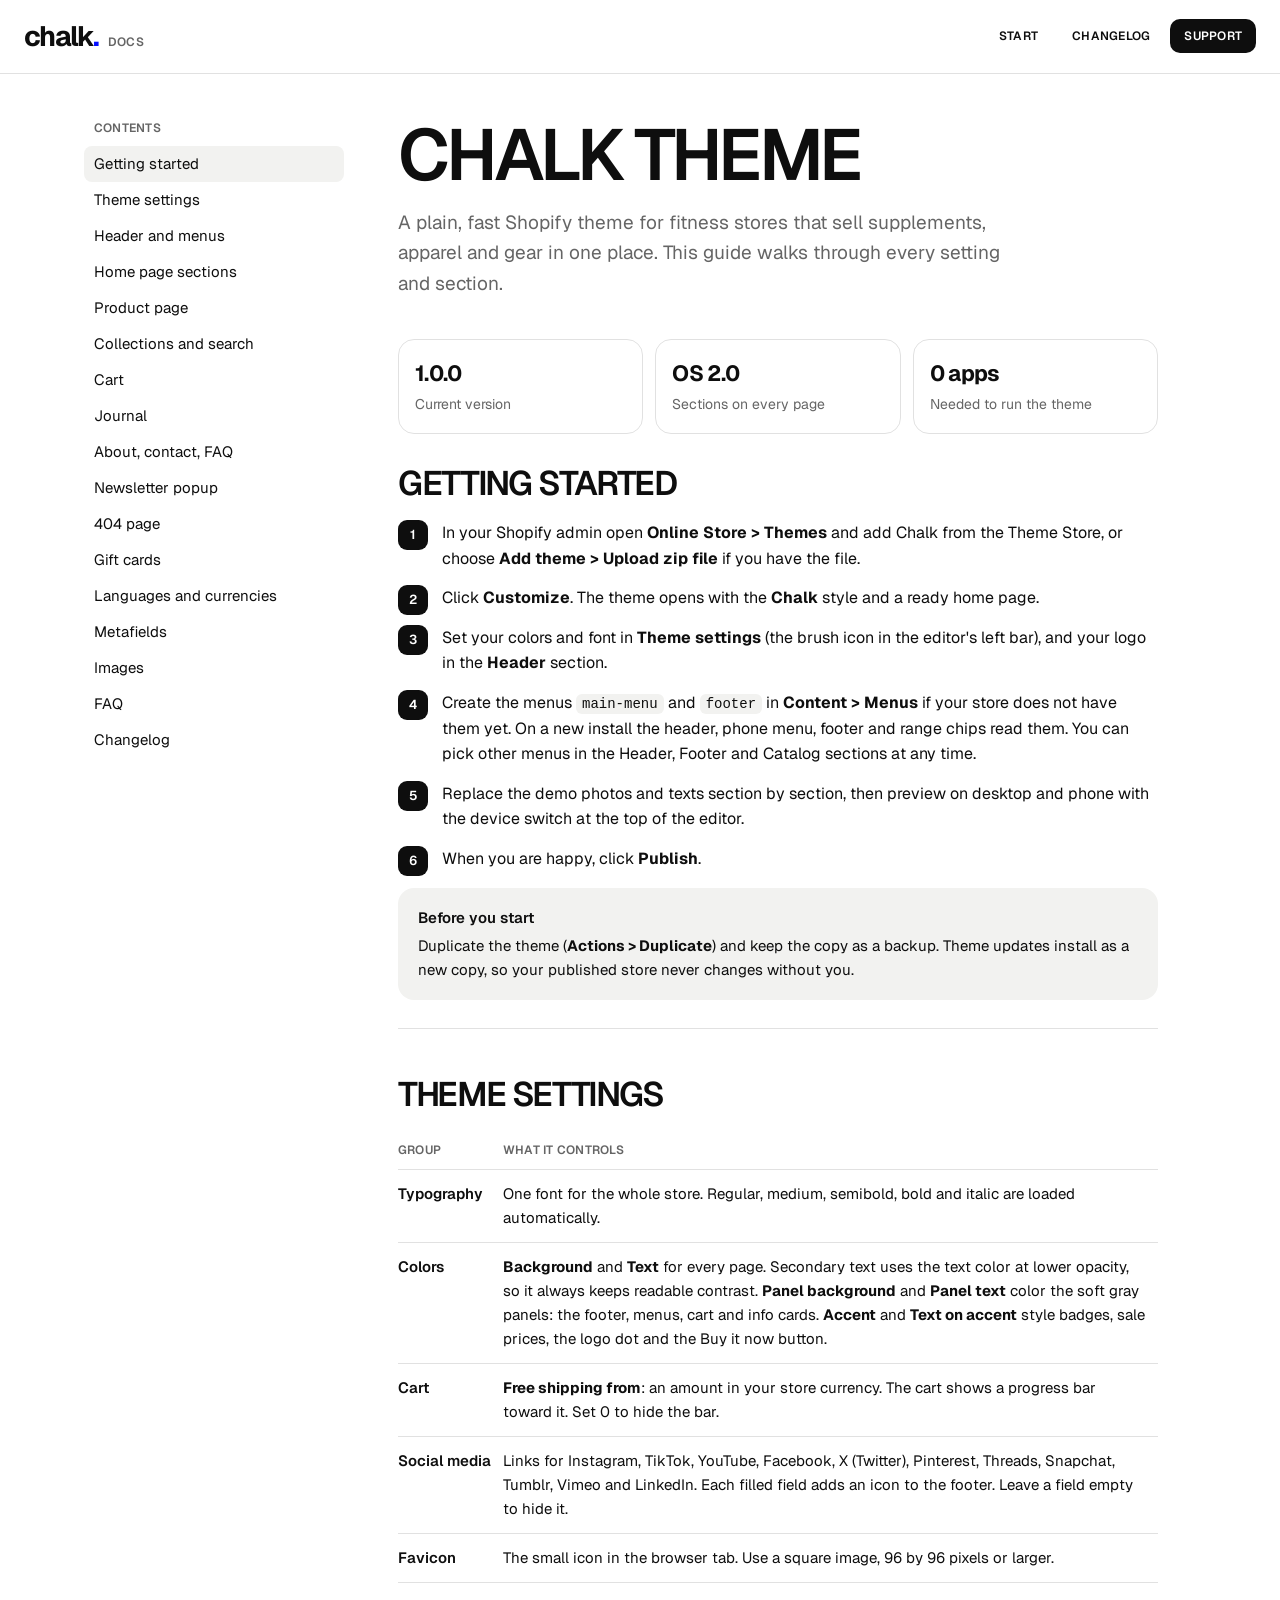
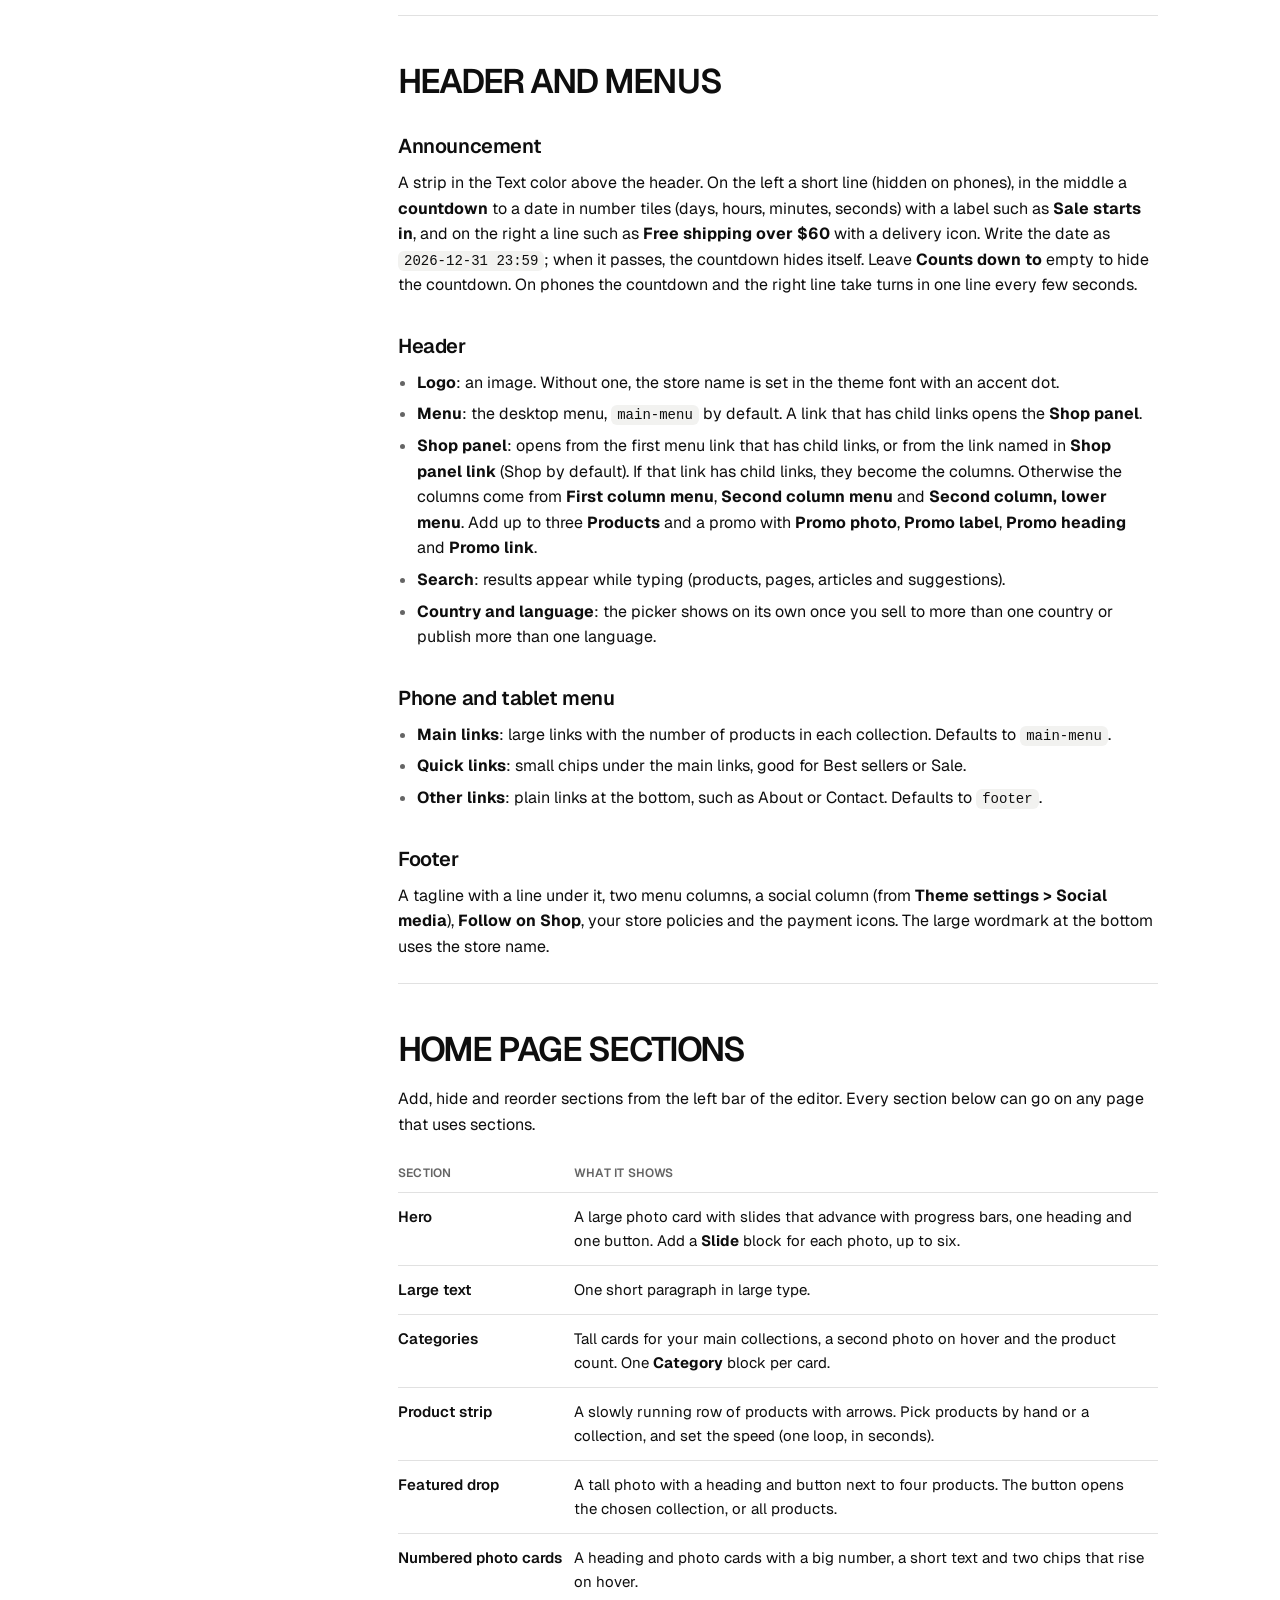
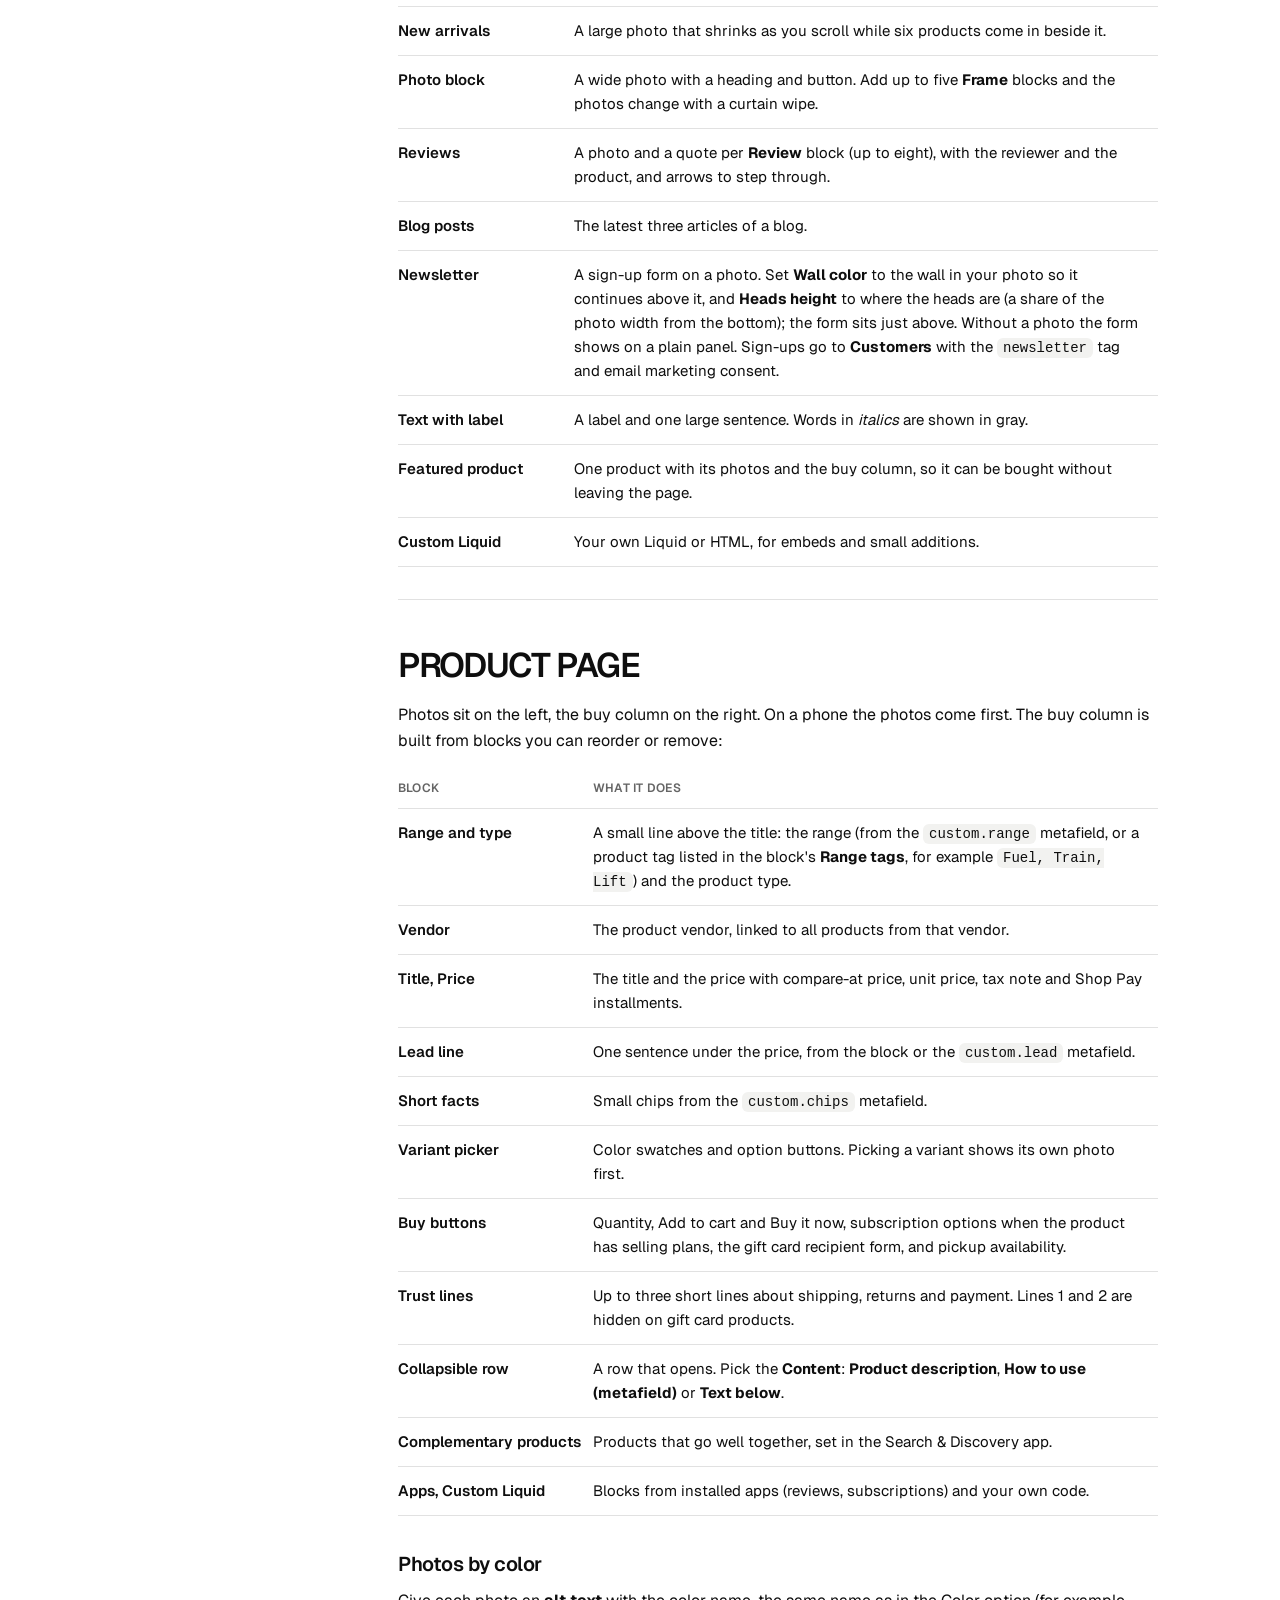
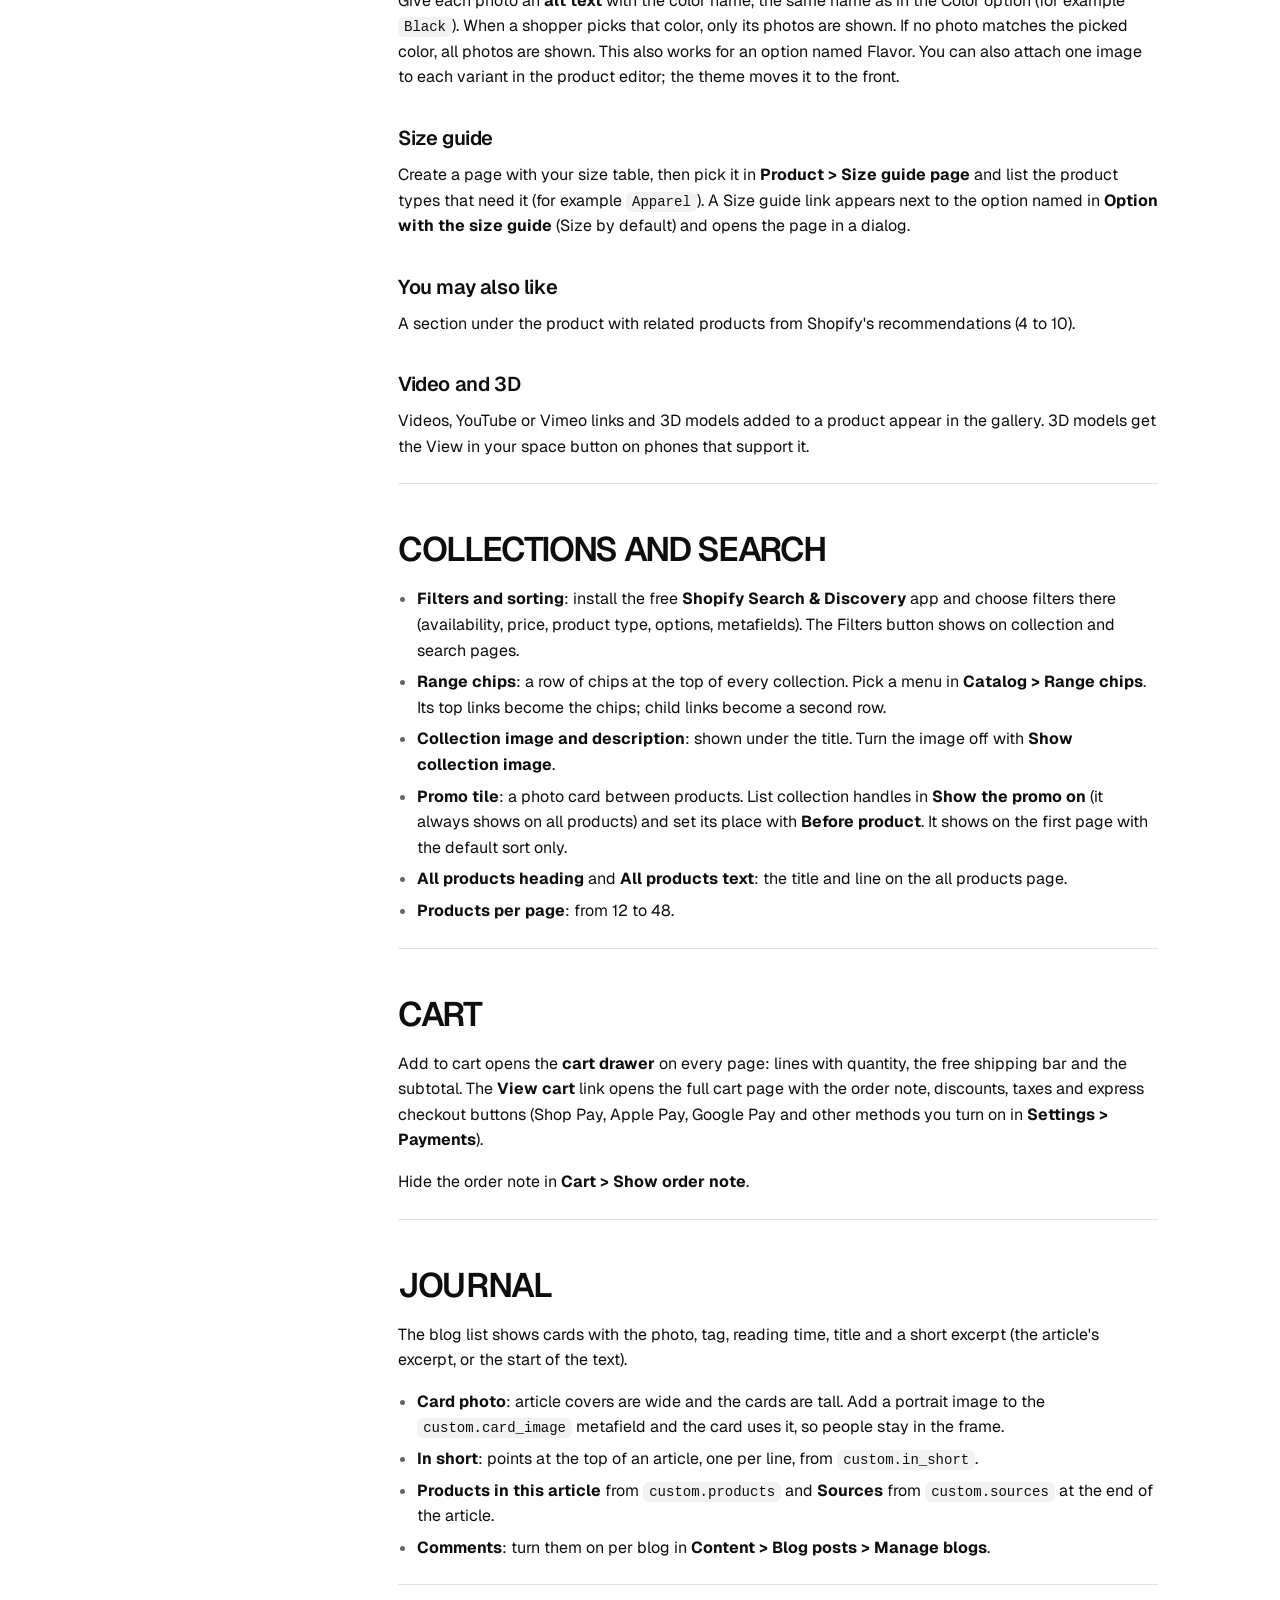
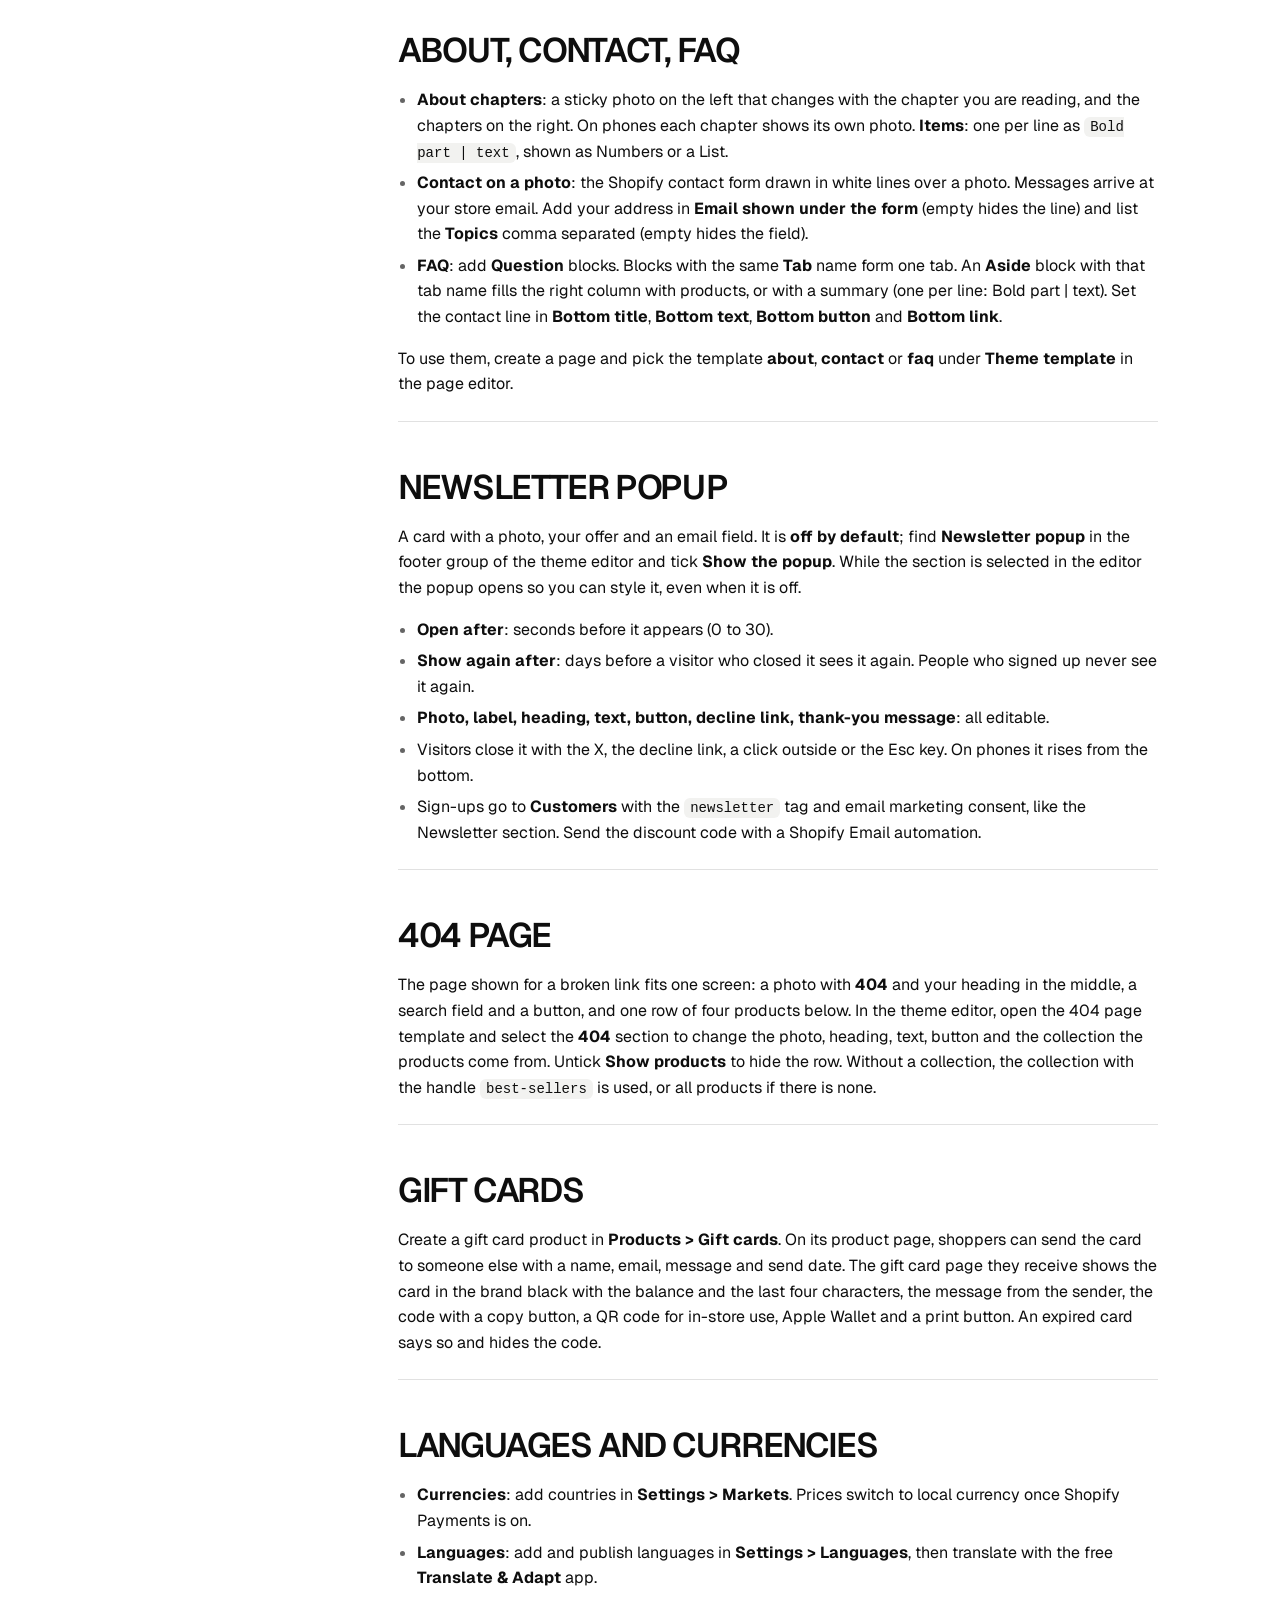
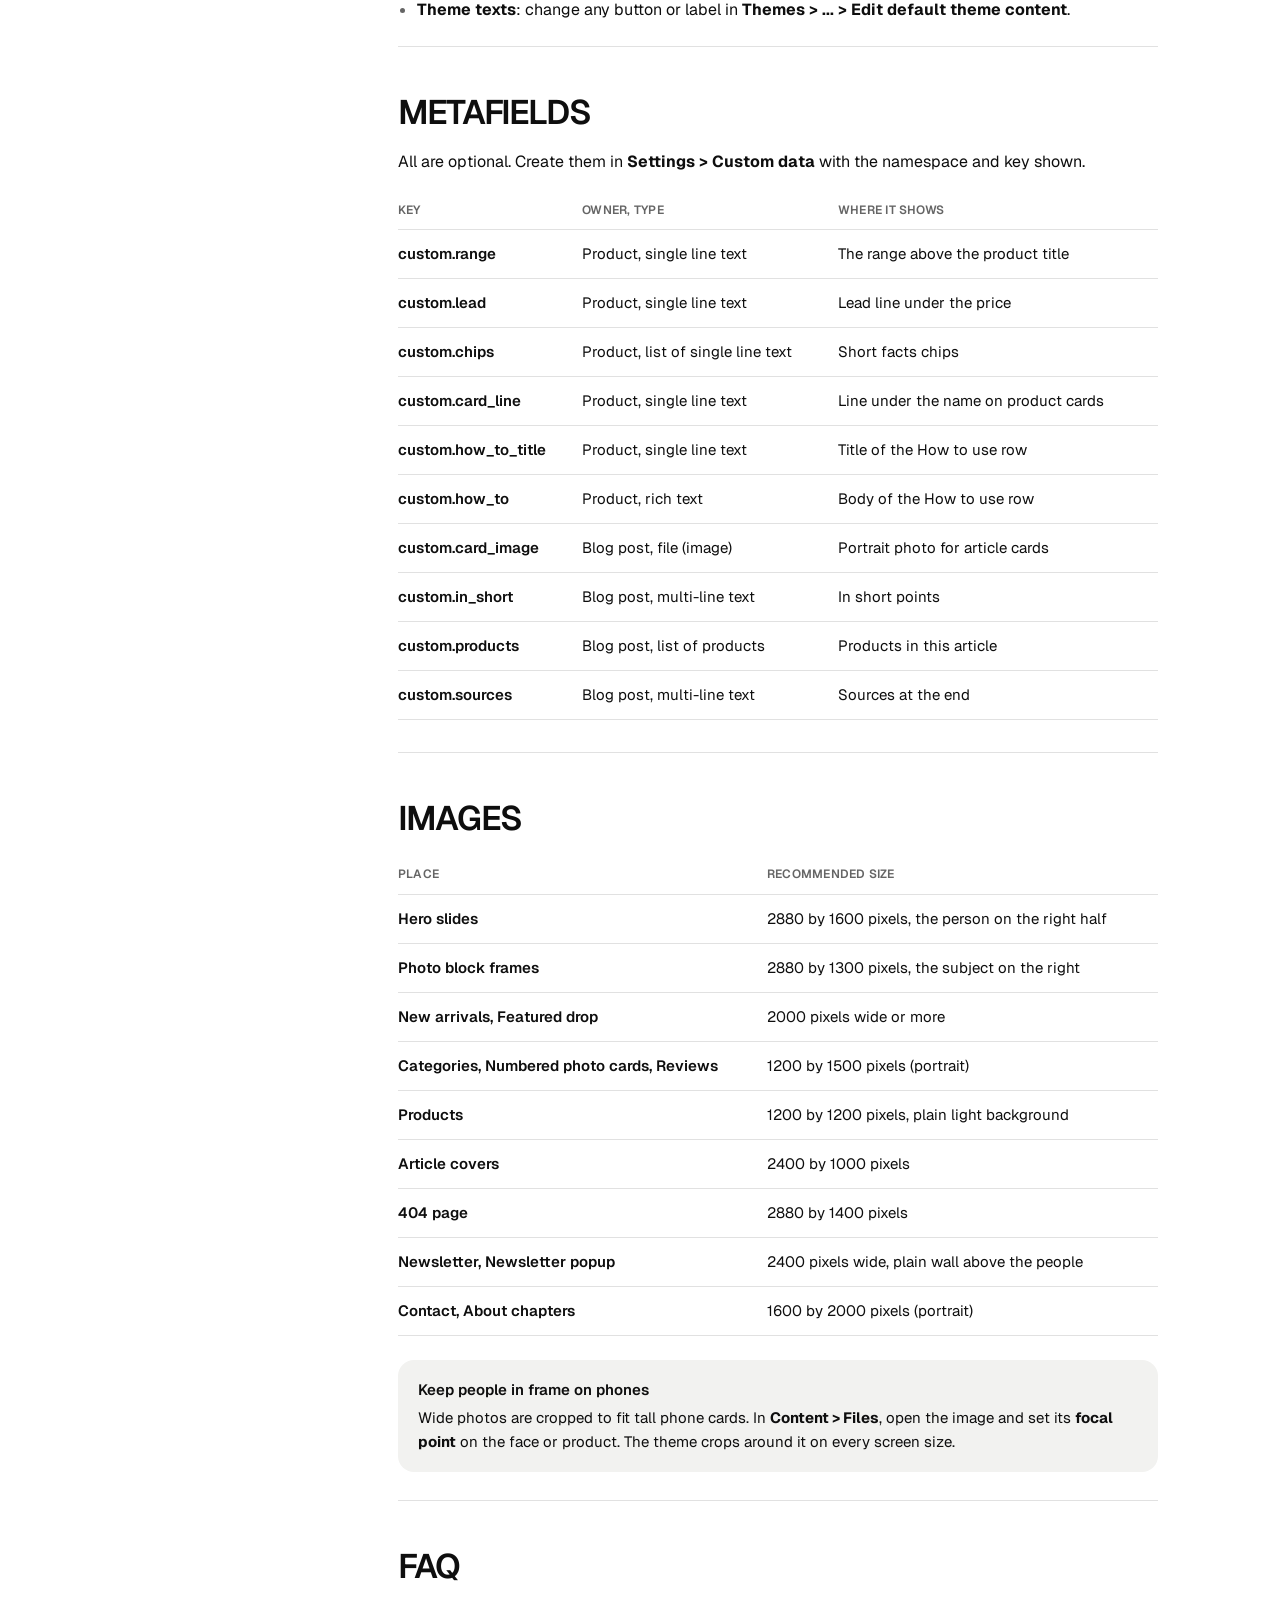
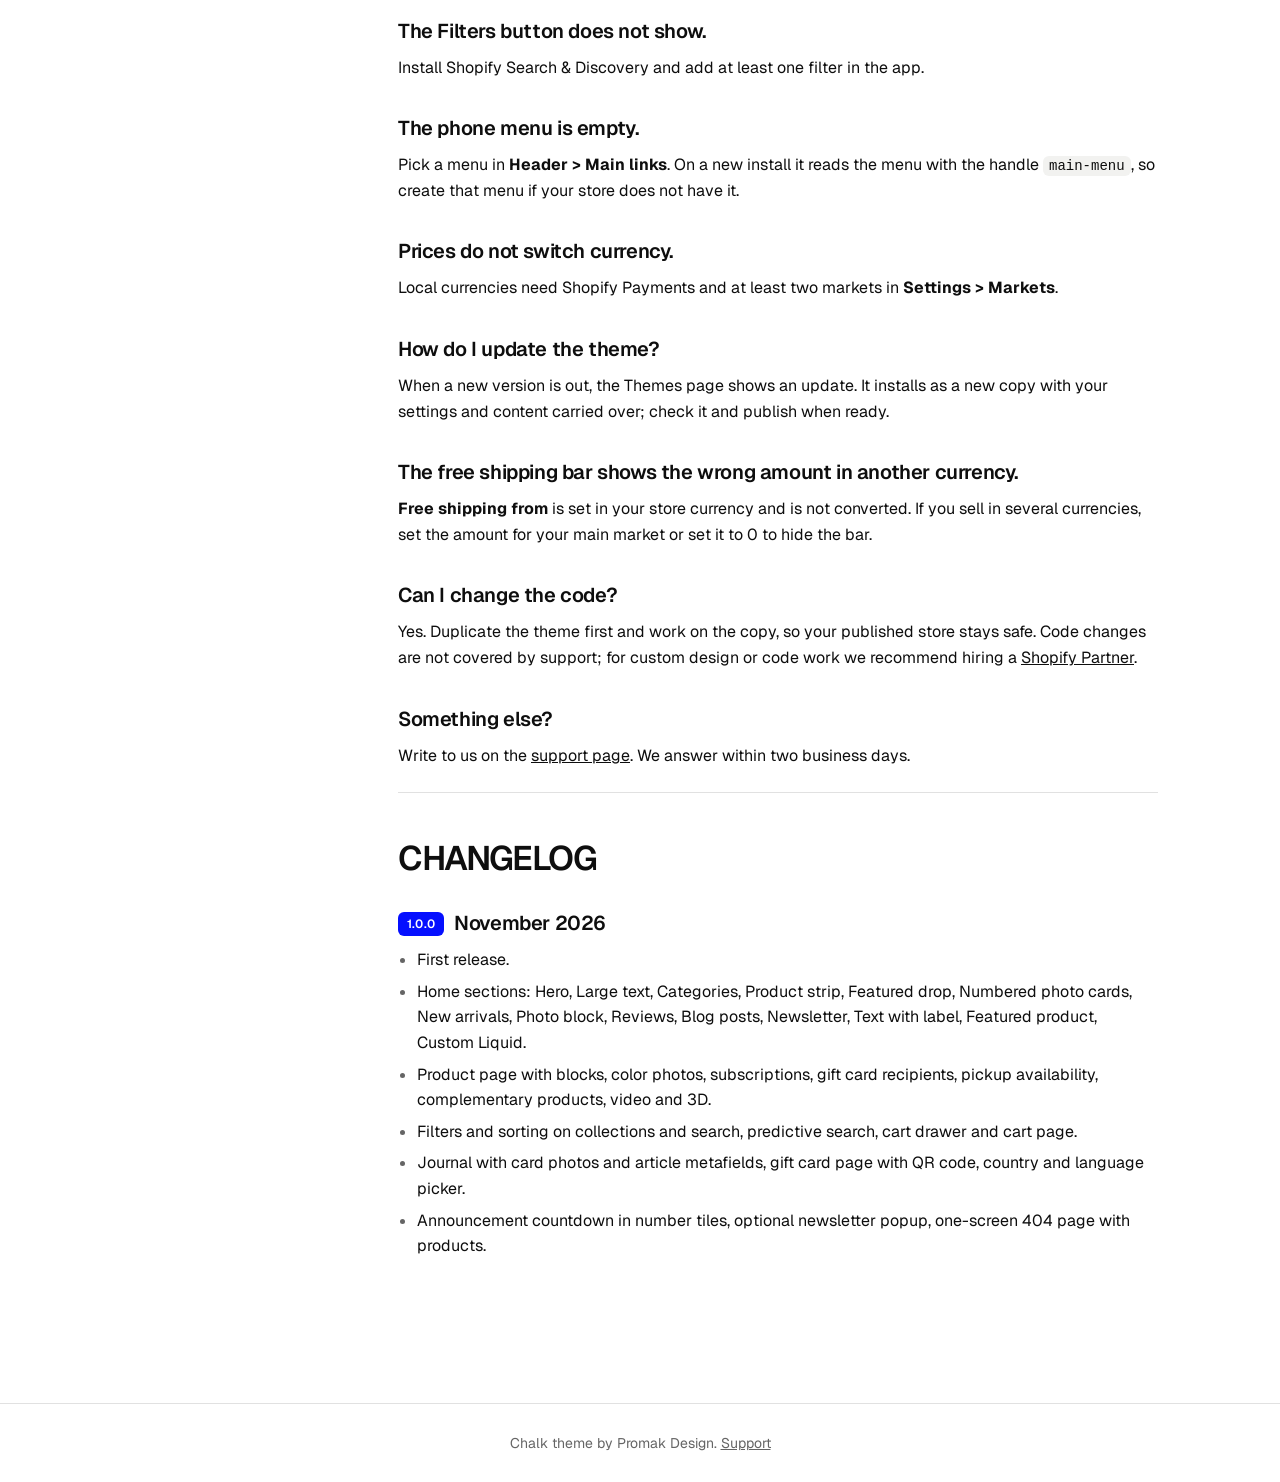
<file: index.html>
<!doctype html>
<html lang="en">
<head>
<meta charset="utf-8">
<meta name="viewport" content="width=device-width,initial-scale=1">
<title>Chalk theme documentation</title>
<meta name="description" content="How to set up and customize the Chalk Shopify theme: settings, sections, product pages, filters, cart, journal, gift cards and translations.">
<link rel="preconnect" href="https://fonts.googleapis.com">
<link href="https://fonts.googleapis.com/css2?family=Geist:wght@400;500;600;700&display=swap" rel="stylesheet">
<link rel="stylesheet" href="assets/docs.css?v=3">
</head>
<body>
<header class="top">
  <a class="logo" href="./">chalk<i>.</i><small>Docs</small></a>
  <nav><a href="#start">Start</a><a href="#changelog">Changelog</a><a class="dark" href="support/">Support</a></nav>
</header>

<div class="wrap">
  <aside class="side" aria-label="Contents">
    <b>Contents</b>
    <a href="#start">Getting started</a>
    <a href="#settings">Theme settings</a>
    <a href="#header">Header and menus</a>
    <a href="#home">Home page sections</a>
    <a href="#product">Product page</a>
    <a href="#collection">Collections and search</a>
    <a href="#cart">Cart</a>
    <a href="#journal">Journal</a>
    <a href="#pages">About, contact, FAQ</a>
    <a href="#popup">Newsletter popup</a>
    <a href="#notfound">404 page</a>
    <a href="#giftcard">Gift cards</a>
    <a href="#markets">Languages and currencies</a>
    <a href="#metafields">Metafields</a>
    <a href="#images">Images</a>
    <a href="#faq">FAQ</a>
    <a href="#changelog">Changelog</a>
  </aside>

  <main>
    <section id="start">
      <h1>Chalk theme</h1>
      <p class="lead">A plain, fast Shopify theme for fitness stores that sell supplements, apparel and gear in one place. This guide walks through every setting and section.</p>
      <div class="facts">
        <div><b>1.0.0</b><span>Current version</span></div>
        <div><b>OS 2.0</b><span>Sections on every page</span></div>
        <div><b>0 apps</b><span>Needed to run the theme</span></div>
      </div>
      <h2>Getting started</h2>
      <ol class="steps">
        <li>In your Shopify admin open <b>Online Store &gt; Themes</b> and add Chalk from the Theme Store, or choose <b>Add theme &gt; Upload zip file</b> if you have the file.</li>
        <li>Click <b>Customize</b>. The theme opens with the <b>Chalk</b> style and a ready home page.</li>
        <li>Set your colors and font in <b>Theme settings</b> (the brush icon in the editor's left bar), and your logo in the <b>Header</b> section.</li>
        <li>Create the menus <code>main-menu</code> and <code>footer</code> in <b>Content &gt; Menus</b> if your store does not have them yet. On a new install the header, phone menu, footer and range chips read them. You can pick other menus in the Header, Footer and Catalog sections at any time.</li>
        <li>Replace the demo photos and texts section by section, then preview on desktop and phone with the device switch at the top of the editor.</li>
        <li>When you are happy, click <b>Publish</b>.</li>
      </ol>
      <div class="note"><span class="nt">Before you start</span>Duplicate the theme (<b>Actions &gt; Duplicate</b>) and keep the copy as a backup. Theme updates install as a new copy, so your published store never changes without you.</div>
    </section>

    <section id="settings">
      <h2>Theme settings</h2>
      <table>
        <thead><tr><th>Group</th><th>What it controls</th></tr></thead>
        <tbody>
          <tr><td>Typography</td><td>One font for the whole store. Regular, medium, semibold, bold and italic are loaded automatically.</td></tr>
          <tr><td>Colors</td><td><b>Background</b> and <b>Text</b> for every page. Secondary text uses the text color at lower opacity, so it always keeps readable contrast. <b>Panel background</b> and <b>Panel text</b> color the soft gray panels: the footer, menus, cart and info cards. <b>Accent</b> and <b>Text on accent</b> style badges, sale prices, the logo dot and the Buy it now button.</td></tr>
          <tr><td>Cart</td><td><b>Free shipping from</b>: an amount in your store currency. The cart shows a progress bar toward it. Set 0 to hide the bar.</td></tr>
          <tr><td>Social media</td><td>Links for Instagram, TikTok, YouTube, Facebook, X (Twitter), Pinterest, Threads, Snapchat, Tumblr, Vimeo and LinkedIn. Each filled field adds an icon to the footer. Leave a field empty to hide it.</td></tr>
          <tr><td>Favicon</td><td>The small icon in the browser tab. Use a square image, 96 by 96 pixels or larger.</td></tr>
        </tbody>
      </table>
    </section>

    <section id="header">
      <h2>Header and menus</h2>
      <h3>Announcement</h3>
      <p>A strip in the Text color above the header. On the left a short line (hidden on phones), in the middle a <b>countdown</b> to a date in number tiles (days, hours, minutes, seconds) with a label such as <b>Sale starts in</b>, and on the right a line such as <b>Free shipping over $60</b> with a delivery icon. Write the date as <code>2026-12-31 23:59</code>; when it passes, the countdown hides itself. Leave <b>Counts down to</b> empty to hide the countdown. On phones the countdown and the right line take turns in one line every few seconds.</p>
      <h3>Header</h3>
      <ul>
        <li><b>Logo</b>: an image. Without one, the store name is set in the theme font with an accent dot.</li>
        <li><b>Menu</b>: the desktop menu, <code>main-menu</code> by default. A link that has child links opens the <b>Shop panel</b>.</li>
        <li><b>Shop panel</b>: opens from the first menu link that has child links, or from the link named in <b>Shop panel link</b> (Shop by default). If that link has child links, they become the columns. Otherwise the columns come from <b>First column menu</b>, <b>Second column menu</b> and <b>Second column, lower menu</b>. Add up to three <b>Products</b> and a promo with <b>Promo photo</b>, <b>Promo label</b>, <b>Promo heading</b> and <b>Promo link</b>.</li>
        <li><b>Search</b>: results appear while typing (products, pages, articles and suggestions).</li>
        <li><b>Country and language</b>: the picker shows on its own once you sell to more than one country or publish more than one language.</li>
      </ul>
      <h3>Phone and tablet menu</h3>
      <ul>
        <li><b>Main links</b>: large links with the number of products in each collection. Defaults to <code>main-menu</code>.</li>
        <li><b>Quick links</b>: small chips under the main links, good for Best sellers or Sale.</li>
        <li><b>Other links</b>: plain links at the bottom, such as About or Contact. Defaults to <code>footer</code>.</li>
      </ul>
      <h3>Footer</h3>
      <p>A tagline with a line under it, two menu columns, a social column (from <b>Theme settings &gt; Social media</b>), <b>Follow on Shop</b>, your store policies and the payment icons. The large wordmark at the bottom uses the store name.</p>
    </section>

    <section id="home">
      <h2>Home page sections</h2>
      <p>Add, hide and reorder sections from the left bar of the editor. Every section below can go on any page that uses sections.</p>
      <table>
        <thead><tr><th>Section</th><th>What it shows</th></tr></thead>
        <tbody>
          <tr><td>Hero</td><td>A large photo card with slides that advance with progress bars, one heading and one button. Add a <b>Slide</b> block for each photo, up to six.</td></tr>
          <tr><td>Large text</td><td>One short paragraph in large type.</td></tr>
          <tr><td>Categories</td><td>Tall cards for your main collections, a second photo on hover and the product count. One <b>Category</b> block per card.</td></tr>
          <tr><td>Product strip</td><td>A slowly running row of products with arrows. Pick products by hand or a collection, and set the speed (one loop, in seconds).</td></tr>
          <tr><td>Featured drop</td><td>A tall photo with a heading and button next to four products. The button opens the chosen collection, or all products.</td></tr>
          <tr><td>Numbered photo cards</td><td>A heading and photo cards with a big number, a short text and two chips that rise on hover.</td></tr>
          <tr><td>New arrivals</td><td>A large photo that shrinks as you scroll while six products come in beside it.</td></tr>
          <tr><td>Photo block</td><td>A wide photo with a heading and button. Add up to five <b>Frame</b> blocks and the photos change with a curtain wipe.</td></tr>
          <tr><td>Reviews</td><td>A photo and a quote per <b>Review</b> block (up to eight), with the reviewer and the product, and arrows to step through.</td></tr>
          <tr><td>Blog posts</td><td>The latest three articles of a blog.</td></tr>
          <tr><td>Newsletter</td><td>A sign-up form on a photo. Set <b>Wall color</b> to the wall in your photo so it continues above it, and <b>Heads height</b> to where the heads are (a share of the photo width from the bottom); the form sits just above. Without a photo the form shows on a plain panel. Sign-ups go to <b>Customers</b> with the <code>newsletter</code> tag and email marketing consent.</td></tr>
          <tr><td>Text with label</td><td>A label and one large sentence. Words in <i>italics</i> are shown in gray.</td></tr>
          <tr><td>Featured product</td><td>One product with its photos and the buy column, so it can be bought without leaving the page.</td></tr>
          <tr><td>Custom Liquid</td><td>Your own Liquid or HTML, for embeds and small additions.</td></tr>
        </tbody>
      </table>
    </section>

    <section id="product">
      <h2>Product page</h2>
      <p>Photos sit on the left, the buy column on the right. On a phone the photos come first. The buy column is built from blocks you can reorder or remove:</p>
      <table>
        <thead><tr><th>Block</th><th>What it does</th></tr></thead>
        <tbody>
          <tr><td>Range and type</td><td>A small line above the title: the range (from the <code>custom.range</code> metafield, or a product tag listed in the block's <b>Range tags</b>, for example <code>Fuel, Train, Lift</code>) and the product type.</td></tr>
          <tr><td>Vendor</td><td>The product vendor, linked to all products from that vendor.</td></tr>
          <tr><td>Title, Price</td><td>The title and the price with compare-at price, unit price, tax note and Shop Pay installments.</td></tr>
          <tr><td>Lead line</td><td>One sentence under the price, from the block or the <code>custom.lead</code> metafield.</td></tr>
          <tr><td>Short facts</td><td>Small chips from the <code>custom.chips</code> metafield.</td></tr>
          <tr><td>Variant picker</td><td>Color swatches and option buttons. Picking a variant shows its own photo first.</td></tr>
          <tr><td>Buy buttons</td><td>Quantity, Add to cart and Buy it now, subscription options when the product has selling plans, the gift card recipient form, and pickup availability.</td></tr>
          <tr><td>Trust lines</td><td>Up to three short lines about shipping, returns and payment. Lines 1 and 2 are hidden on gift card products.</td></tr>
          <tr><td>Collapsible row</td><td>A row that opens. Pick the <b>Content</b>: <b>Product description</b>, <b>How to use (metafield)</b> or <b>Text below</b>.</td></tr>
          <tr><td>Complementary products</td><td>Products that go well together, set in the Search &amp; Discovery app.</td></tr>
          <tr><td>Apps, Custom Liquid</td><td>Blocks from installed apps (reviews, subscriptions) and your own code.</td></tr>
        </tbody>
      </table>
      <h3>Photos by color</h3>
      <p>Give each photo an <b>alt text</b> with the color name, the same name as in the Color option (for example <code>Black</code>). When a shopper picks that color, only its photos are shown. If no photo matches the picked color, all photos are shown. This also works for an option named Flavor. You can also attach one image to each variant in the product editor; the theme moves it to the front.</p>
      <h3>Size guide</h3>
      <p>Create a page with your size table, then pick it in <b>Product &gt; Size guide page</b> and list the product types that need it (for example <code>Apparel</code>). A Size guide link appears next to the option named in <b>Option with the size guide</b> (Size by default) and opens the page in a dialog.</p>
      <h3>You may also like</h3>
      <p>A section under the product with related products from Shopify's recommendations (4 to 10).</p>
      <h3>Video and 3D</h3>
      <p>Videos, YouTube or Vimeo links and 3D models added to a product appear in the gallery. 3D models get the View in your space button on phones that support it.</p>
    </section>

    <section id="collection">
      <h2>Collections and search</h2>
      <ul>
        <li><b>Filters and sorting</b>: install the free <b>Shopify Search &amp; Discovery</b> app and choose filters there (availability, price, product type, options, metafields). The Filters button shows on collection and search pages.</li>
        <li><b>Range chips</b>: a row of chips at the top of every collection. Pick a menu in <b>Catalog &gt; Range chips</b>. Its top links become the chips; child links become a second row.</li>
        <li><b>Collection image and description</b>: shown under the title. Turn the image off with <b>Show collection image</b>.</li>
        <li><b>Promo tile</b>: a photo card between products. List collection handles in <b>Show the promo on</b> (it always shows on all products) and set its place with <b>Before product</b>. It shows on the first page with the default sort only.</li>
        <li><b>All products heading</b> and <b>All products text</b>: the title and line on the all products page.</li>
        <li><b>Products per page</b>: from 12 to 48.</li>
      </ul>
    </section>

    <section id="cart">
      <h2>Cart</h2>
      <p>Add to cart opens the <b>cart drawer</b> on every page: lines with quantity, the free shipping bar and the subtotal. The <b>View cart</b> link opens the full cart page with the order note, discounts, taxes and express checkout buttons (Shop Pay, Apple Pay, Google Pay and other methods you turn on in <b>Settings &gt; Payments</b>).</p>
      <p>Hide the order note in <b>Cart &gt; Show order note</b>.</p>
    </section>

    <section id="journal">
      <h2>Journal</h2>
      <p>The blog list shows cards with the photo, tag, reading time, title and a short excerpt (the article's excerpt, or the start of the text).</p>
      <ul>
        <li><b>Card photo</b>: article covers are wide and the cards are tall. Add a portrait image to the <code>custom.card_image</code> metafield and the card uses it, so people stay in the frame.</li>
        <li><b>In short</b>: points at the top of an article, one per line, from <code>custom.in_short</code>.</li>
        <li><b>Products in this article</b> from <code>custom.products</code> and <b>Sources</b> from <code>custom.sources</code> at the end of the article.</li>
        <li><b>Comments</b>: turn them on per blog in <b>Content &gt; Blog posts &gt; Manage blogs</b>.</li>
      </ul>
    </section>

    <section id="pages">
      <h2>About, contact, FAQ</h2>
      <ul>
        <li><b>About chapters</b>: a sticky photo on the left that changes with the chapter you are reading, and the chapters on the right. On phones each chapter shows its own photo. <b>Items</b>: one per line as <code>Bold part | text</code>, shown as Numbers or a List.</li>
        <li><b>Contact on a photo</b>: the Shopify contact form drawn in white lines over a photo. Messages arrive at your store email. Add your address in <b>Email shown under the form</b> (empty hides the line) and list the <b>Topics</b> comma separated (empty hides the field).</li>
        <li><b>FAQ</b>: add <b>Question</b> blocks. Blocks with the same <b>Tab</b> name form one tab. An <b>Aside</b> block with that tab name fills the right column with products, or with a summary (one per line: Bold part | text). Set the contact line in <b>Bottom title</b>, <b>Bottom text</b>, <b>Bottom button</b> and <b>Bottom link</b>.</li>
      </ul>
      <p>To use them, create a page and pick the template <b>about</b>, <b>contact</b> or <b>faq</b> under <b>Theme template</b> in the page editor.</p>
    </section>

    <section id="popup">
      <h2>Newsletter popup</h2>
      <p>A card with a photo, your offer and an email field. It is <b>off by default</b>; find <b>Newsletter popup</b> in the footer group of the theme editor and tick <b>Show the popup</b>. While the section is selected in the editor the popup opens so you can style it, even when it is off.</p>
      <ul>
        <li><b>Open after</b>: seconds before it appears (0 to 30).</li>
        <li><b>Show again after</b>: days before a visitor who closed it sees it again. People who signed up never see it again.</li>
        <li><b>Photo, label, heading, text, button, decline link, thank-you message</b>: all editable.</li>
        <li>Visitors close it with the X, the decline link, a click outside or the Esc key. On phones it rises from the bottom.</li>
        <li>Sign-ups go to <b>Customers</b> with the <code>newsletter</code> tag and email marketing consent, like the Newsletter section. Send the discount code with a Shopify Email automation.</li>
      </ul>
    </section>

    <section id="notfound">
      <h2>404 page</h2>
      <p>The page shown for a broken link fits one screen: a photo with <b>404</b> and your heading in the middle, a search field and a button, and one row of four products below. In the theme editor, open the 404 page template and select the <b>404</b> section to change the photo, heading, text, button and the collection the products come from. Untick <b>Show products</b> to hide the row. Without a collection, the collection with the handle <code>best-sellers</code> is used, or all products if there is none.</p>
    </section>

    <section id="giftcard">
      <h2>Gift cards</h2>
      <p>Create a gift card product in <b>Products &gt; Gift cards</b>. On its product page, shoppers can send the card to someone else with a name, email, message and send date. The gift card page they receive shows the card in the brand black with the balance and the last four characters, the message from the sender, the code with a copy button, a QR code for in-store use, Apple Wallet and a print button. An expired card says so and hides the code.</p>
    </section>

    <section id="markets">
      <h2>Languages and currencies</h2>
      <ul>
        <li><b>Currencies</b>: add countries in <b>Settings &gt; Markets</b>. Prices switch to local currency once Shopify Payments is on.</li>
        <li><b>Languages</b>: add and publish languages in <b>Settings &gt; Languages</b>, then translate with the free <b>Translate &amp; Adapt</b> app.</li>
        <li><b>Theme texts</b>: change any button or label in <b>Themes &gt; ... &gt; Edit default theme content</b>.</li>
      </ul>
    </section>

    <section id="metafields">
      <h2>Metafields</h2>
      <p>All are optional. Create them in <b>Settings &gt; Custom data</b> with the namespace and key shown.</p>
      <table>
        <thead><tr><th>Key</th><th>Owner, type</th><th>Where it shows</th></tr></thead>
        <tbody>
          <tr><td>custom.range</td><td>Product, single line text</td><td>The range above the product title</td></tr>
          <tr><td>custom.lead</td><td>Product, single line text</td><td>Lead line under the price</td></tr>
          <tr><td>custom.chips</td><td>Product, list of single line text</td><td>Short facts chips</td></tr>
          <tr><td>custom.card_line</td><td>Product, single line text</td><td>Line under the name on product cards</td></tr>
          <tr><td>custom.how_to_title</td><td>Product, single line text</td><td>Title of the How to use row</td></tr>
          <tr><td>custom.how_to</td><td>Product, rich text</td><td>Body of the How to use row</td></tr>
          <tr><td>custom.card_image</td><td>Blog post, file (image)</td><td>Portrait photo for article cards</td></tr>
          <tr><td>custom.in_short</td><td>Blog post, multi-line text</td><td>In short points</td></tr>
          <tr><td>custom.products</td><td>Blog post, list of products</td><td>Products in this article</td></tr>
          <tr><td>custom.sources</td><td>Blog post, multi-line text</td><td>Sources at the end</td></tr>
        </tbody>
      </table>
    </section>

    <section id="images">
      <h2>Images</h2>
      <table>
        <thead><tr><th>Place</th><th>Recommended size</th></tr></thead>
        <tbody>
          <tr><td>Hero slides</td><td>2880 by 1600 pixels, the person on the right half</td></tr>
          <tr><td>Photo block frames</td><td>2880 by 1300 pixels, the subject on the right</td></tr>
          <tr><td>New arrivals, Featured drop</td><td>2000 pixels wide or more</td></tr>
          <tr><td>Categories, Numbered photo cards, Reviews</td><td>1200 by 1500 pixels (portrait)</td></tr>
          <tr><td>Products</td><td>1200 by 1200 pixels, plain light background</td></tr>
          <tr><td>Article covers</td><td>2400 by 1000 pixels</td></tr>
          <tr><td>404 page</td><td>2880 by 1400 pixels</td></tr>
          <tr><td>Newsletter, Newsletter popup</td><td>2400 pixels wide, plain wall above the people</td></tr>
          <tr><td>Contact, About chapters</td><td>1600 by 2000 pixels (portrait)</td></tr>
        </tbody>
      </table>
      <div class="note"><span class="nt">Keep people in frame on phones</span>Wide photos are cropped to fit tall phone cards. In <b>Content &gt; Files</b>, open the image and set its <b>focal point</b> on the face or product. The theme crops around it on every screen size.</div>
    </section>

    <section id="faq">
      <h2>FAQ</h2>
      <h3>The Filters button does not show.</h3>
      <p>Install Shopify Search &amp; Discovery and add at least one filter in the app.</p>
      <h3>The phone menu is empty.</h3>
      <p>Pick a menu in <b>Header &gt; Main links</b>. On a new install it reads the menu with the handle <code>main-menu</code>, so create that menu if your store does not have it.</p>
      <h3>Prices do not switch currency.</h3>
      <p>Local currencies need Shopify Payments and at least two markets in <b>Settings &gt; Markets</b>.</p>
      <h3>How do I update the theme?</h3>
      <p>When a new version is out, the Themes page shows an update. It installs as a new copy with your settings and content carried over; check it and publish when ready.</p>
      <h3>The free shipping bar shows the wrong amount in another currency.</h3>
      <p><b>Free shipping from</b> is set in your store currency and is not converted. If you sell in several currencies, set the amount for your main market or set it to 0 to hide the bar.</p>
      <h3>Can I change the code?</h3>
      <p>Yes. Duplicate the theme first and work on the copy, so your published store stays safe. Code changes are not covered by support; for custom design or code work we recommend hiring a <a href="https://www.shopify.com/partners/directory">Shopify Partner</a>.</p>
      <h3>Something else?</h3>
      <p>Write to us on the <a href="support/">support page</a>. We answer within two business days.</p>
    </section>

    <section id="changelog">
      <h2>Changelog</h2>
      <h3><span class="ver">1.0.0</span>November 2026</h3>
      <ul>
        <li>First release.</li>
        <li>Home sections: Hero, Large text, Categories, Product strip, Featured drop, Numbered photo cards, New arrivals, Photo block, Reviews, Blog posts, Newsletter, Text with label, Featured product, Custom Liquid.</li>
        <li>Product page with blocks, color photos, subscriptions, gift card recipients, pickup availability, complementary products, video and 3D.</li>
        <li>Filters and sorting on collections and search, predictive search, cart drawer and cart page.</li>
        <li>Journal with card photos and article metafields, gift card page with QR code, country and language picker.</li>
        <li>Announcement countdown in number tiles, optional newsletter popup, one-screen 404 page with products.</li>
      </ul>
    </section>
  </main>
</div>

<footer class="foot">Chalk theme by Promak Design. <a href="support/">Support</a></footer>

<script>
  /* highlight the chapter in view in the side contents */
  const links = [...document.querySelectorAll('.side a')];
  const io = new IntersectionObserver((es) => es.forEach((e) => {
    if (e.isIntersecting) links.forEach((a) => a.classList.toggle('on', a.hash === '#' + e.target.id));
  }), { rootMargin: '-30% 0px -60% 0px' });
  document.querySelectorAll('main section').forEach((s) => io.observe(s));
</script>
</body>
</html>
</file>
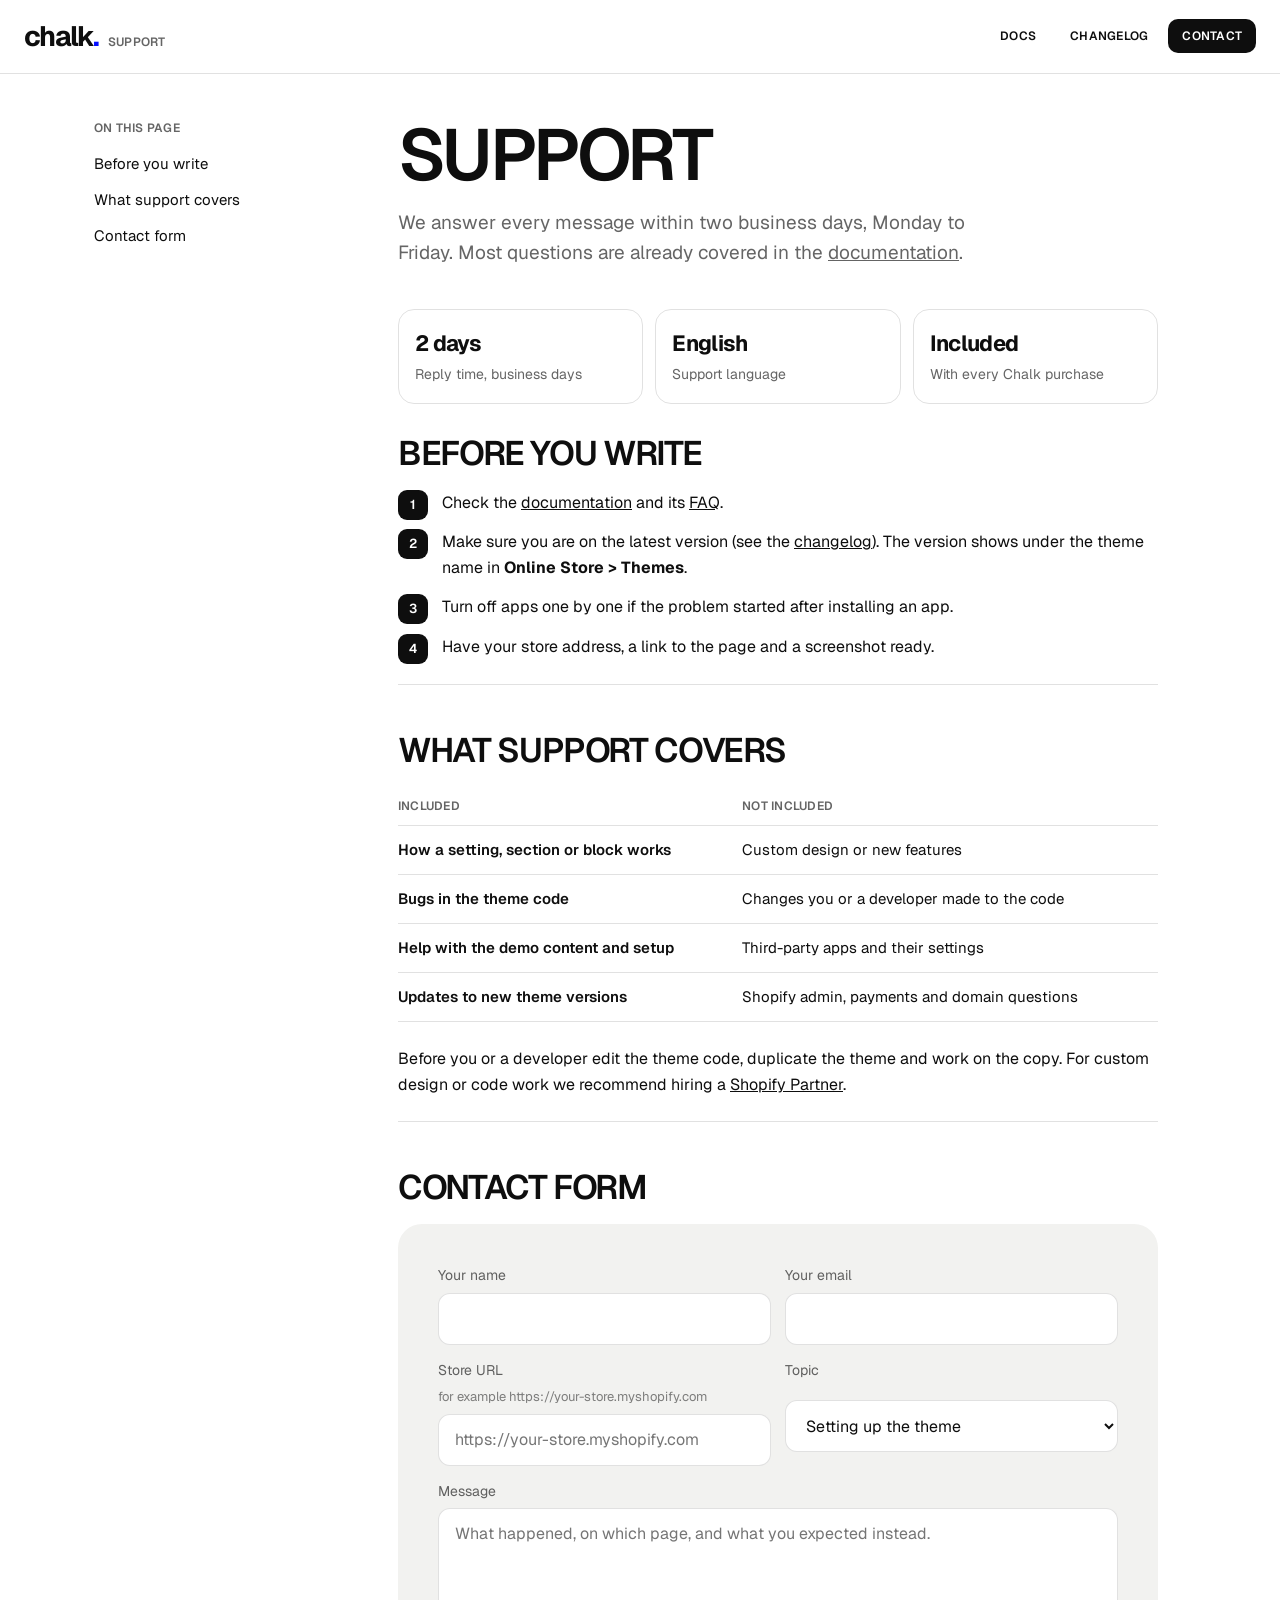
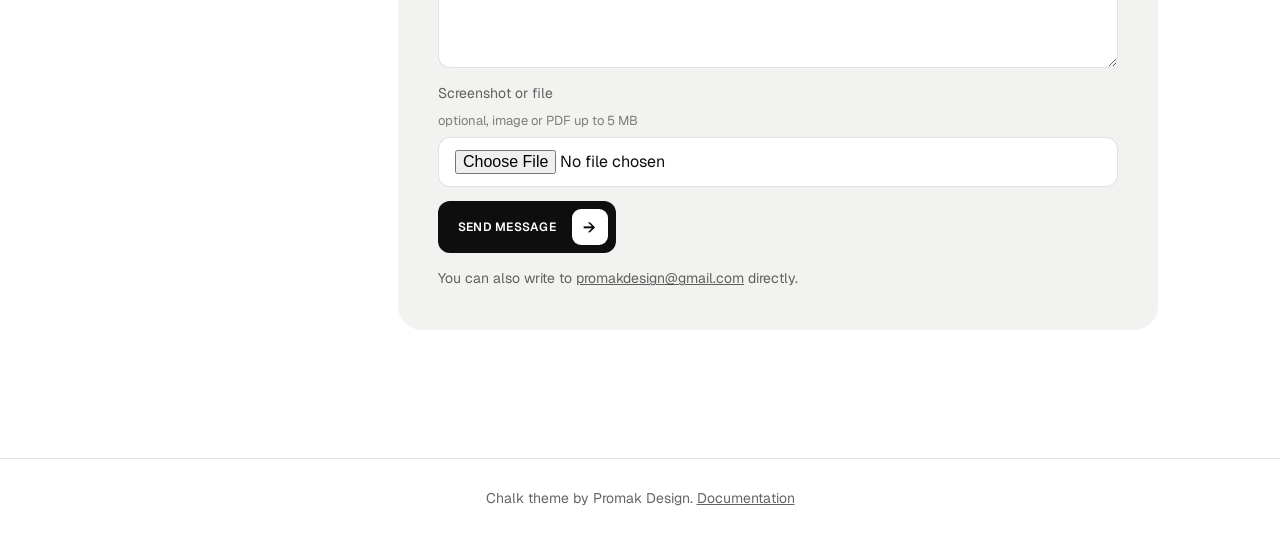
<file: support/index.html>
<!doctype html>
<html lang="en">
<head>
<meta charset="utf-8">
<meta name="viewport" content="width=device-width,initial-scale=1">
<title>Chalk theme support</title>
<meta name="description" content="Get help with the Chalk Shopify theme: what support covers, response times and the contact form.">
<link rel="preconnect" href="https://fonts.googleapis.com">
<link href="https://fonts.googleapis.com/css2?family=Geist:wght@400;500;600;700&display=swap" rel="stylesheet">
<link rel="stylesheet" href="../assets/docs.css?v=3">
</head>
<body>
<header class="top">
  <a class="logo" href="../">chalk<i>.</i><small>Support</small></a>
  <nav><a href="../">Docs</a><a href="../#changelog">Changelog</a><a class="dark" href="#form">Contact</a></nav>
</header>

<div class="wrap">
  <aside class="side" aria-label="Contents">
    <b>On this page</b>
    <a href="#before">Before you write</a>
    <a href="#covers">What support covers</a>
    <a href="#form">Contact form</a>
  </aside>

  <main>
    <section id="before">
      <h1>Support</h1>
      <p class="lead">We answer every message within two business days, Monday to Friday. Most questions are already covered in the <a href="../">documentation</a>.</p>
      <div class="facts">
        <div><b>2 days</b><span>Reply time, business days</span></div>
        <div><b>English</b><span>Support language</span></div>
        <div><b>Included</b><span>With every Chalk purchase</span></div>
      </div>
      <h2>Before you write</h2>
      <ol class="steps">
        <li>Check the <a href="../">documentation</a> and its <a href="../#faq">FAQ</a>.</li>
        <li>Make sure you are on the latest version (see the <a href="../#changelog">changelog</a>). The version shows under the theme name in <b>Online Store &gt; Themes</b>.</li>
        <li>Turn off apps one by one if the problem started after installing an app.</li>
        <li>Have your store address, a link to the page and a screenshot ready.</li>
      </ol>
    </section>

    <section id="covers">
      <h2>What support covers</h2>
      <table>
        <thead><tr><th>Included</th><th>Not included</th></tr></thead>
        <tbody>
          <tr><td>How a setting, section or block works</td><td>Custom design or new features</td></tr>
          <tr><td>Bugs in the theme code</td><td>Changes you or a developer made to the code</td></tr>
          <tr><td>Help with the demo content and setup</td><td>Third-party apps and their settings</td></tr>
          <tr><td>Updates to new theme versions</td><td>Shopify admin, payments and domain questions</td></tr>
        </tbody>
      </table>
      <p>Before you or a developer edit the theme code, duplicate the theme and work on the copy. For custom design or code work we recommend hiring a <a href="https://www.shopify.com/partners/directory">Shopify Partner</a>.</p>
    </section>

    <section id="form">
      <h2>Contact form</h2>
      <div class="card">
        <p class="sent" id="sent" hidden>Thanks, your message is on its way. We reply within two business days.</p>
        <form class="form" id="sf" action="https://formsubmit.co/promakdesign@gmail.com" method="POST" enctype="multipart/form-data">
          <input type="hidden" name="_subject" value="Chalk support request">
          <input type="hidden" name="_template" value="table">
          <input type="hidden" name="_next" value="https://motionchoicestudio-maker.github.io/chalk-docs/support/?sent=1#form">
          <input type="text" name="_honey" style="display:none" tabindex="-1" autocomplete="off">
          <div class="row2">
            <label>Your name<input name="name" autocomplete="name" required></label>
            <label>Your email<input name="email" type="email" autocomplete="email" required></label>
          </div>
          <div class="row2">
            <label>Store URL <small>for example https://your-store.myshopify.com</small><input name="store_url" type="url" placeholder="https://your-store.myshopify.com" required></label>
            <label>Topic<select name="topic">
              <option>Setting up the theme</option>
              <option>Something does not work</option>
              <option>Updating the theme</option>
              <option>Other</option>
            </select></label>
          </div>
          <label>Message<textarea name="message" placeholder="What happened, on which page, and what you expected instead." required></textarea></label>
          <label>Screenshot or file <small>optional, image or PDF up to 5 MB</small><input name="attachment" type="file" accept="image/*,.pdf"></label>
          <div><button class="btn" type="submit">Send message <i aria-hidden="true">&rarr;</i></button></div>
          <p class="mu" style="margin:0;font-size:14px;color:var(--mute)">You can also write to <a id="sm" href="#"></a> directly.</p>
        </form>
      </div>
    </section>
  </main>
</div>

<footer class="foot">Chalk theme by Promak Design. <a href="../">Documentation</a></footer>

<script>
  /* the support inbox; the form above posts to the same address through FormSubmit */
  const SUPPORT_EMAIL = 'promakdesign@gmail.com';
  const sm = document.getElementById('sm'); sm.textContent = SUPPORT_EMAIL; sm.href = 'mailto:' + SUPPORT_EMAIL;
  if (new URLSearchParams(location.search).has('sent')) { document.getElementById('sent').hidden = false; document.getElementById('sf').hidden = true; }
  document.getElementById('sf').addEventListener('submit', (e) => {
    const f = e.target.querySelector('input[type=file]').files[0];
    if (f && f.size > 5 * 1024 * 1024) { e.preventDefault(); alert('Please attach a file up to 5 MB.'); }
  });
</script>
</body>
</html>
</file>
<file: assets/docs.css>
/* CHALK docs: white page, black type, one blue accent, the theme's Geist font */
:root{--ink:#0E0E0E;--mute:rgba(14,14,14,.64);--line:rgba(14,14,14,.12);--soft:#F2F2F0;--accent:#050FFF;--g:24px}
*{box-sizing:border-box}
html{scroll-behavior:smooth;scroll-padding-top:88px;overflow-x:clip}
body{overflow-x:clip}
body{margin:0;background:#fff;color:var(--ink);font:16px/1.6 'Geist',system-ui,sans-serif;-webkit-font-smoothing:antialiased}
a{color:inherit}
.top{position:sticky;top:0;z-index:10;display:flex;align-items:center;justify-content:space-between;gap:16px;padding:14px var(--g);background:rgba(255,255,255,.92);backdrop-filter:blur(10px);border-bottom:1px solid var(--line)}
.logo{font-weight:700;font-size:28px;letter-spacing:-.06em;text-decoration:none}.logo i{font-style:normal;color:var(--accent)}
.logo small{font:600 12px/1 'Geist',sans-serif;letter-spacing:.02em;text-transform:uppercase;color:var(--mute);margin-left:10px}
.top nav{display:flex;gap:6px;align-items:center}
.top nav a{text-decoration:none;font:600 12px/1 'Geist',sans-serif;text-transform:uppercase;letter-spacing:.02em;padding:11px 14px;border-radius:10px}
.top nav a:hover{background:var(--soft)}
.top nav a.dark{background:var(--ink);color:#fff}
.wrap{display:grid;grid-template-columns:240px minmax(0,760px);gap:64px;max-width:1140px;margin:0 auto;padding:48px var(--g) 120px}
.side{position:sticky;top:88px;align-self:start;max-height:calc(100vh - 110px);overflow-y:auto;overflow-x:hidden;padding:0 10px;margin:0 -10px;scrollbar-width:thin}
.side b{display:block;font:600 12px/1 'Geist',sans-serif;letter-spacing:.02em;text-transform:uppercase;color:var(--mute);margin:0 0 12px}
.side a{display:block;text-decoration:none;padding:6px 10px;margin:0 -10px;border-radius:8px;font-size:15px}
.side a:hover,.side a.on{background:var(--soft)}
h1{font-size:clamp(44px,6vw,72px);line-height:.92;letter-spacing:-.05em;font-weight:600;text-transform:uppercase;margin:0 0 20px}
.lead{font-size:19px;color:var(--mute);margin:0 0 40px;max-width:620px}
section{padding:48px 0 8px;border-top:1px solid var(--line)}
section:first-of-type{border-top:0;padding-top:0}
h2{font-size:34px;line-height:1;letter-spacing:-.04em;font-weight:600;text-transform:uppercase;margin:0 0 20px}
h3{font-size:20px;letter-spacing:-.02em;font-weight:600;margin:32px 0 8px}
p,ul,ol{margin:0 0 16px}ul,ol{padding-left:1.2em}li{margin:0 0 6px}li::marker{color:var(--mute)}
code{font:500 14px/1.4 ui-monospace,SFMono-Regular,Menlo,monospace;background:var(--soft);padding:2px 6px;border-radius:6px}
.note{background:var(--soft);border-radius:16px;padding:18px 20px;margin:0 0 20px;font-size:15px}
.note .nt{display:block;font-weight:600;margin-bottom:4px}
table{width:100%;border-collapse:collapse;margin:0 0 24px;font-size:15px}
th,td{text-align:left;vertical-align:top;padding:12px 12px 12px 0;border-bottom:1px solid var(--line)}
th{font:600 12px/1.2 'Geist',sans-serif;letter-spacing:.02em;text-transform:uppercase;color:var(--mute)}
td:first-child{font-weight:600;white-space:nowrap}
.steps{counter-reset:s;list-style:none;padding:0}
.steps li{counter-increment:s;position:relative;padding-left:44px;margin-bottom:14px}
.steps li::before{content:counter(s);position:absolute;left:0;top:0;width:30px;height:30px;border-radius:9px;background:var(--ink);color:#fff;font:600 13px/30px 'Geist',sans-serif;text-align:center}
.ver{display:inline-block;font:600 12px/1 'Geist',sans-serif;letter-spacing:.02em;text-transform:uppercase;background:var(--accent);color:#fff;padding:6px 9px;border-radius:6px;margin-right:10px;vertical-align:2px}
.foot{border-top:1px solid var(--line);padding:28px var(--g);text-align:center;color:var(--mute);font-size:14px}
/* support page */
.card{background:var(--soft);border-radius:24px;padding:clamp(24px,5vw,40px)}
.form{display:grid;gap:14px}
.form label{display:grid;gap:6px;font-size:14px;color:var(--mute)}
.form input,.form select,.form textarea{width:100%;font:400 16px 'Geist',sans-serif;color:var(--ink);background:#fff;border:1px solid var(--line);border-radius:12px;padding:14px 16px}
.form input,.form select{height:52px}
.form textarea{min-height:160px;resize:vertical}
.form input:focus,.form select:focus,.form textarea:focus{outline:2px solid var(--ink);outline-offset:1px}
.row2{display:grid;grid-template-columns:1fr 1fr;gap:14px}
.btn{display:inline-flex;align-items:center;justify-content:space-between;gap:16px;height:52px;padding:0 8px 0 20px;border:0;border-radius:12px;background:var(--ink);color:#fff;font:600 12px 'Geist',sans-serif;letter-spacing:.02em;text-transform:uppercase;cursor:pointer;text-decoration:none}
.btn i{display:grid;place-items:center;width:36px;height:36px;border-radius:9px;background:#fff;color:var(--ink);font-style:normal;font-size:16px}
.btn:hover{background:var(--accent)}
.facts{display:grid;grid-template-columns:repeat(3,1fr);gap:12px;margin:0 0 32px}
.facts div{border:1px solid var(--line);border-radius:16px;padding:16px}
.facts b{display:block;font-size:22px;letter-spacing:-.03em}
.facts span{font-size:14px;color:var(--mute)}
@media (max-width:900px){
  .wrap{grid-template-columns:1fr;gap:24px;padding-top:28px}
  .side{position:static;max-height:none;display:flex;flex-wrap:wrap;gap:6px;padding:0;margin:0;overflow:visible}.side b{width:100%}
  .side a{margin:0;background:var(--soft);font-size:14px}
  td:first-child{white-space:normal}
}
@media (max-width:640px){
  :root{--g:16px}
  .top nav a:not(.dark){display:none}
  .row2,.facts{grid-template-columns:1fr}
  table,thead,tbody,tr,th,td{display:block}thead{display:none}
  tr{border-bottom:1px solid var(--line);padding:10px 0}td{border:0;padding:2px 0}
}
.form label small{font-size:13px;color:var(--mute);opacity:.8}
.form input[type=file]{height:auto;padding:12px 16px}
.sent{margin:0;padding:18px 20px;border-radius:12px;background:#F2F2F0;font-size:16px}
</file>
